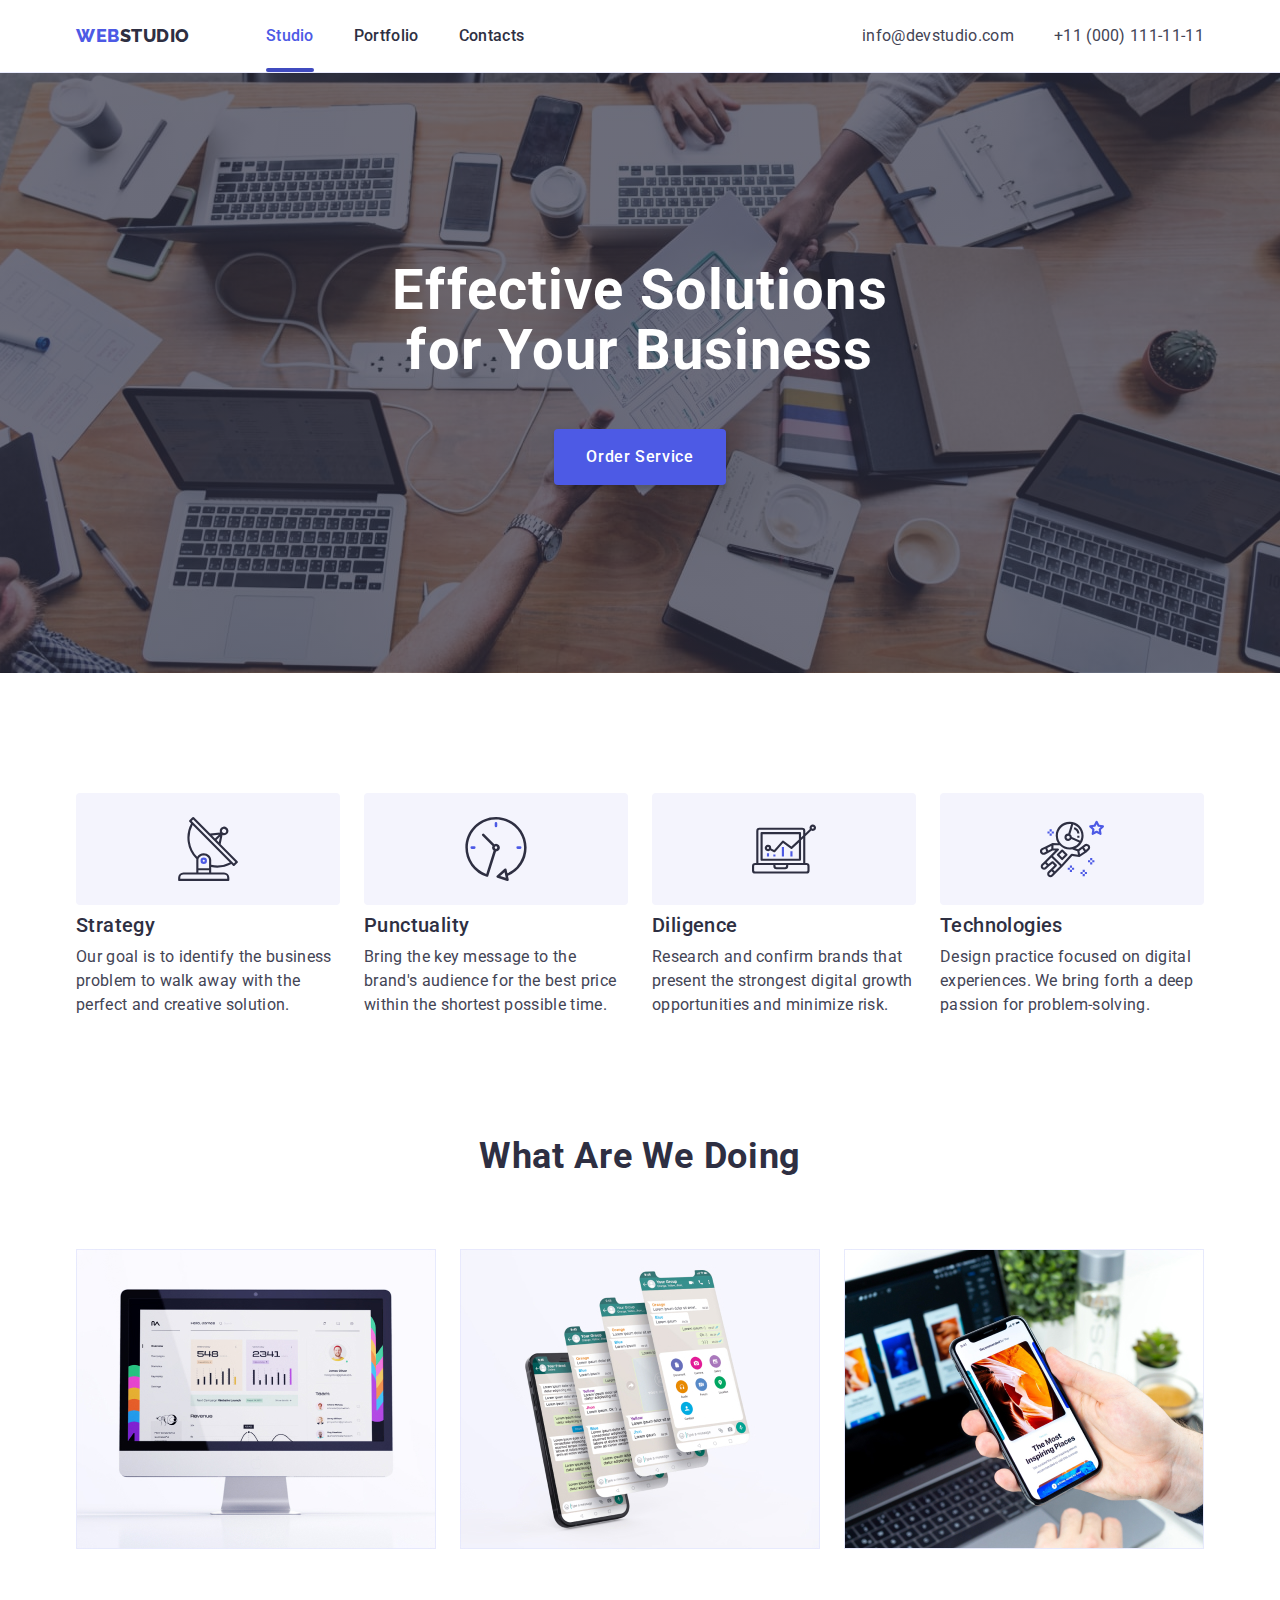
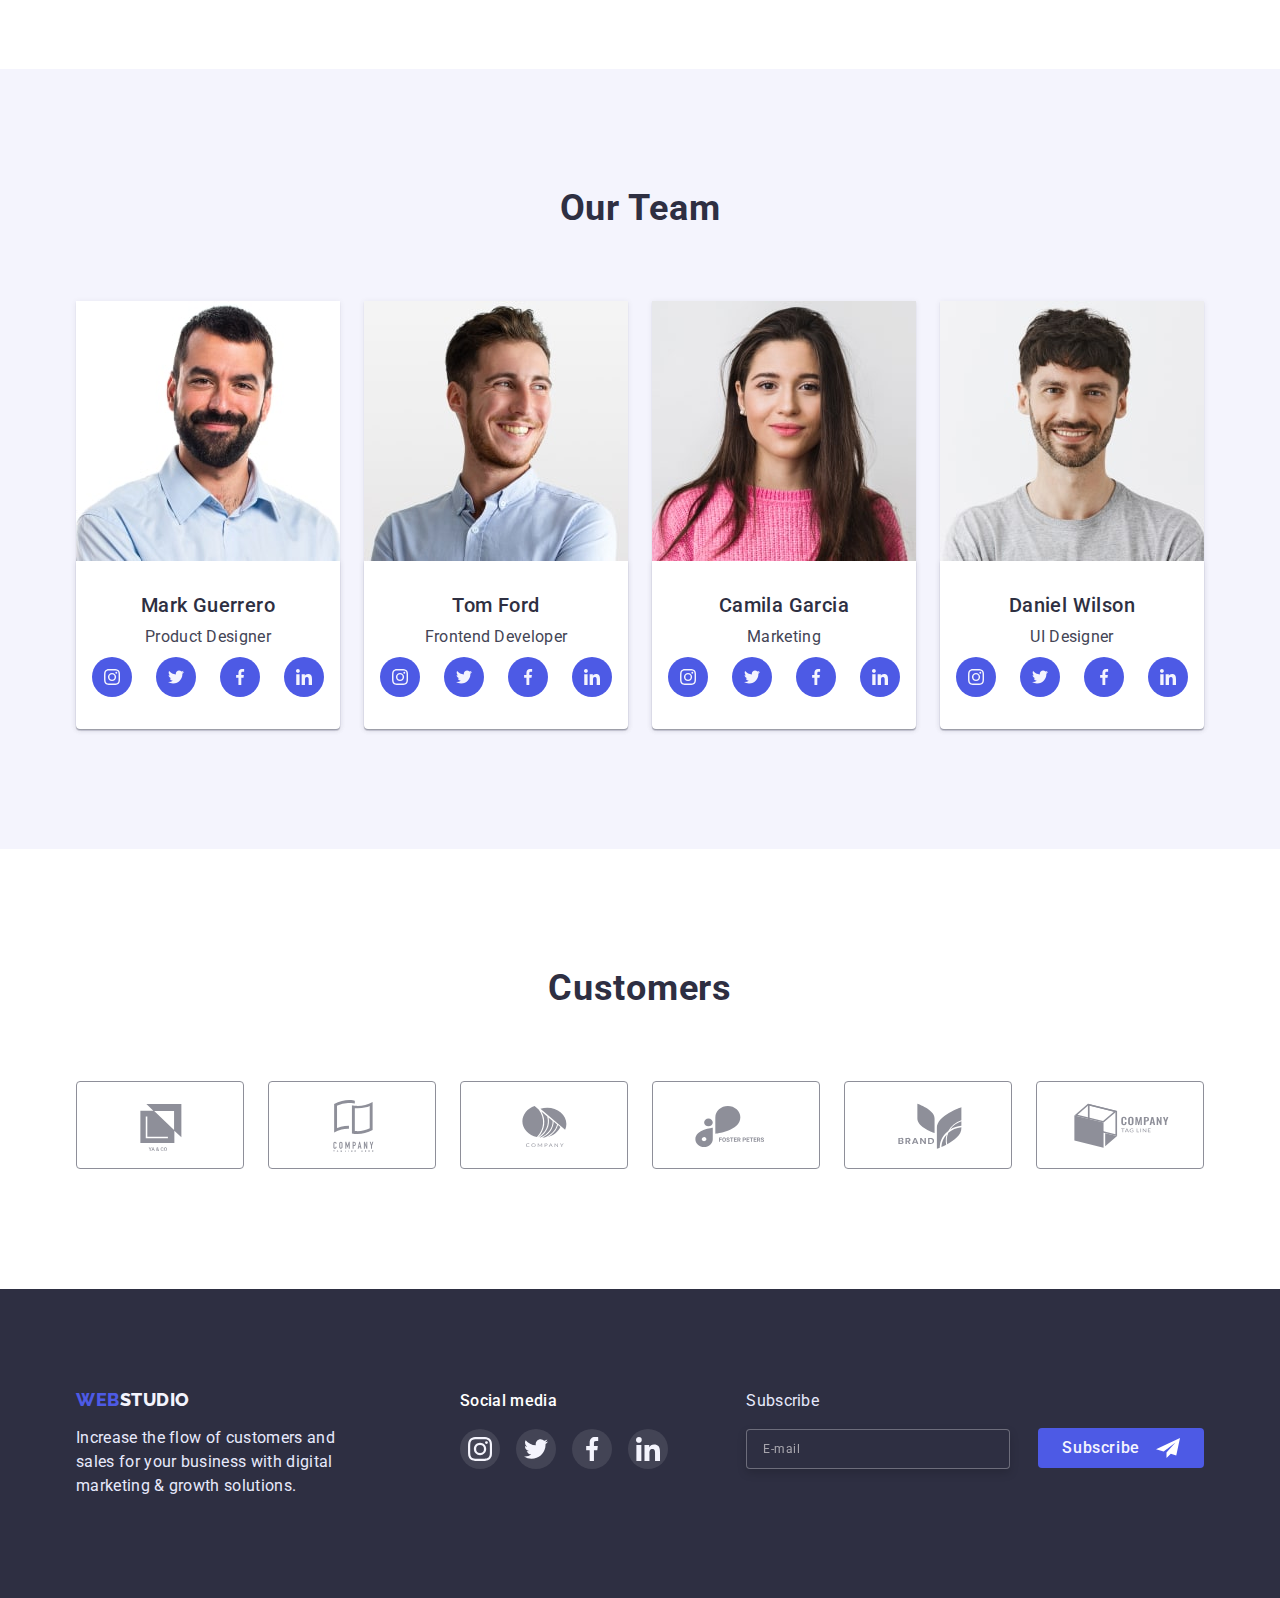
<file: index.html>
<!DOCTYPE html>
<html lang="en">
  <head>
    <meta charset="UTF-8" />
    <meta http-equiv="X-UA-Compatible" content="IE=edge" />
    <meta name="viewport" content="width=device-width, initial-scale=1.0" />
    <title>Webstudio</title>
    <link rel="preconnect" href="https://fonts.googleapis.com" />
    <link rel="preconnect" href="https://fonts.gstatic.com" crossorigin />
    <link
      href="https://fonts.googleapis.com/css2?family=Raleway:wght@800&family=Roboto:wght@400;500;700;900&display=swap"
      rel="stylesheet"
    />
    <link
      rel="stylesheet"
      href="https://cdnjs.cloudflare.com/ajax/libs/modern-normalize/1.1.0/modern-normalize.min.css"
    />
    <link rel="stylesheet" href="./css/styles.css" />
  </head>
  <body>
    <!---------------------------------------------------HEADER---------------------------------------------------->
    <header class="header">
      <div class="container header-container">
        <nav class="header-nav">
          <a class="header-logo link" href="./index.html"
            >Web<span class="header-logo-span">Studio</span></a
          >
          <ul class="header-nav-list list">
            <li class="header-item">
              <a class="header-item-link link current" href="./index.html"
                >Studio</a
              >
            </li>
            <li class="header-item">
              <a class="header-item-link link" href="./portfolio.html"
                >Portfolio</a
              >
            </li>
            <li class="header-item">
              <a class="header-item-link link" href="">Contacts</a>
            </li>
          </ul>
        </nav>

        <address class="header-contacts">
          <ul class="header-contacts-list list">
            <li class="contacts-item">
              <a
                class="contacts-item-link link"
                href="mailto:info@devstudio.com"
              >
                info@devstudio.com
              </a>
            </li>
            <li class="contacts-item">
              <a class="contacts-item-link link" href="tel:+110001111111"
                >+11 (000) 111-11-11</a
              >
            </li>
          </ul>
        </address>
      </div>
    </header>
    <!-----------------------------------------Main-------------------------------------------->
    <main>
      <!---------------------------------------HERO--------------------------------------------->
      <section class="hero-section">
        <div class="container hero-container">
          <h1 class="hero-title">Effective Solutions for Your Business</h1>
          <button class="hero-btn btn" type="button" data-modal-open>
            Order Service
          </button>
        </div>
      </section>

      <!------------------------------------ABOUT WEBSTUDIO---------------------------------->
      <section class="about">
        <div class="container about-container">
          <h2 class="visually-hidden">About Webstudio</h2>
          <ul class="about-us list">
            <li class="about-list-wrap">
              <div class="features-thumb">
                <svg class="features-icon">
                  <use href="./images/sprite.svg#icon-features-antenna"></use>
                </svg>
              </div>
              <h3 class="about-title-item">Strategy</h3>
              <p class="about-text-item">
                Our goal is to identify the business problem to walk away with
                the perfect and creative solution.
              </p>
            </li>
            <li class="about-list-wrap">
              <div class="features-thumb">
                <svg class="features-icon">
                  <use href="./images/sprite.svg#icon-features-clock"></use>
                </svg>
              </div>
              <h3 class="about-title-item">Punctuality</h3>
              <p class="about-text-item">
                Bring the key message to the brand's audience for the best price
                within the shortest possible time.
              </p>
            </li>
            <li class="about-list-wrap">
              <div class="features-thumb">
                <svg class="features-icon">
                  <use href="./images/sprite.svg#icon-features-diagram"></use>
                </svg>
              </div>
              <h3 class="about-title-item">Diligence</h3>
              <p class="about-text-item">
                Research and confirm brands that present the strongest digital
                growth opportunities and minimize risk.
              </p>
            </li>
            <li class="about-list-wrap">
              <div class="features-thumb">
                <svg class="features-icon">
                  <use href="./images/sprite.svg#icon-features-astronaut"></use>
                </svg>
              </div>
              <h3 class="about-title-item">Technologies</h3>
              <p class="about-text-item">
                Design practice focused on digital experiences. We bring forth a
                deep passion for problem-solving.
              </p>
            </li>
          </ul>
        </div>
      </section>
      <!-----------------------------------------WHAT ARE WE DOING----------------------------->
      <section class="wawd-section">
        <div class="container wawd-container">
          <h2 class="wawd-title">What are we doing</h2>
          <ul class="wawd list">
            <li>
              <img
                class="wawd-item-img"
                src="./images/img_1.jpg"
                alt="Mac"
                width="360"
                height="300"
              />
            </li>
            <li>
              <img
                class="wawd-item-img"
                src="./images/img_2.jpg"
                alt="App"
                width="360"
                height="300"
              />
            </li>
            <li>
              <img
                class="wawd-item-img"
                src="./images/img_3.jpg"
                alt="Sync"
                width="360"
                height="300"
              />
            </li>
          </ul>
        </div>
      </section>
      <!---------------------------------------OUR TEAM------------------------------------->
      <section class="ourteam-section">
        <div class="container">
          <h2 class="ourteam-title">Our Team</h2>
          <ul class="ourteam-cards list">
            <li class="card-info">
              <img
                class="ourteam-item-img"
                src="./images/team_card_1-min.jpg"
                alt="Mark Guerrero"
                width="264"
                height="260"
              />
              <div class="title-cards-team">
                <h3 class="ourteam-name-item">Mark Guerrero</h3>
                <p class="ourteam-job-item">Product Designer</p>
                <ul class="team-soc-list list">
                  <li class="team-soc-item">
                    <a href="" class="team-soc-link link">
                      <svg class="team-soc-icon">
                        <use href="./images/sprite.svg#icon-instagram"></use>
                      </svg>
                    </a>
                  </li>
                  <li class="team-soc-item">
                    <a href="" class="team-soc-link link">
                      <svg class="team-soc-icon">
                        <use href="./images/sprite.svg#icon-twitter"></use>
                      </svg>
                    </a>
                  </li>
                  <li class="team-soc-item">
                    <a href="" class="team-soc-link link">
                      <svg class="team-soc-icon">
                        <use href="./images/sprite.svg#icon-facebook"></use>
                      </svg>
                    </a>
                  </li>
                  <li class="team-soc-item">
                    <a href="" class="team-soc-link link">
                      <svg class="team-soc-icon">
                        <use href="./images/sprite.svg#icon-linkedin"></use>
                      </svg>
                    </a>
                  </li>
                </ul>
              </div>
            </li>

            <li class="card-info">
              <img
                class="ourteam-item-img"
                src="./images/team_card_2-min.jpg"
                alt="Tom Ford"
                width="264"
                height="260"
              />
              <div class="title-cards-team">
                <h3 class="ourteam-name-item">Tom Ford</h3>
                <p class="ourteam-job-item">Frontend Developer</p>
                <ul class="team-soc-list list">
                  <li class="team-soc-item">
                    <a href="" class="team-soc-link link">
                      <svg class="team-soc-icon">
                        <use href="./images/sprite.svg#icon-instagram"></use>
                      </svg>
                    </a>
                  </li>
                  <li class="team-soc-item">
                    <a href="" class="team-soc-link link">
                      <svg class="team-soc-icon">
                        <use href="./images/sprite.svg#icon-twitter"></use>
                      </svg>
                    </a>
                  </li>
                  <li class="team-soc-item">
                    <a href="" class="team-soc-link link">
                      <svg class="team-soc-icon">
                        <use href="./images/sprite.svg#icon-facebook"></use>
                      </svg>
                    </a>
                  </li>
                  <li class="team-soc-item">
                    <a href="" class="team-soc-link link">
                      <svg class="team-soc-icon">
                        <use href="./images/sprite.svg#icon-linkedin"></use>
                      </svg>
                    </a>
                  </li>
                </ul>
              </div>
            </li>
            <li class="card-info">
              <img
                class="ourteam-item-img"
                src="./images/team_card_3-min.jpg"
                alt="Camila Garcia"
                width="264"
                height="260"
              />
              <div class="title-cards-team">
                <h3 class="ourteam-name-item">Camila Garcia</h3>
                <p class="ourteam-job-item">Marketing</p>
                <ul class="team-soc-list list">
                  <li class="team-soc-item">
                    <a href="" class="team-soc-link link">
                      <svg class="team-soc-icon">
                        <use href="./images/sprite.svg#icon-instagram"></use>
                      </svg>
                    </a>
                  </li>
                  <li class="team-soc-item">
                    <a href="" class="team-soc-link link">
                      <svg class="team-soc-icon">
                        <use href="./images/sprite.svg#icon-twitter"></use>
                      </svg>
                    </a>
                  </li>
                  <li class="team-soc-item">
                    <a href="" class="team-soc-link link">
                      <svg class="team-soc-icon">
                        <use href="./images/sprite.svg#icon-facebook"></use>
                      </svg>
                    </a>
                  </li>
                  <li class="team-soc-item">
                    <a href="" class="team-soc-link link">
                      <svg class="team-soc-icon">
                        <use href="./images/sprite.svg#icon-linkedin"></use>
                      </svg>
                    </a>
                  </li>
                </ul>
              </div>
            </li>

            <li class="card-info">
              <img
                class="ourteam-item-img"
                src="./images/team_card_4-min.jpg"
                alt="Daniel Wilson"
                width="264"
                height="260"
              />
              <div class="title-cards-team">
                <h3 class="ourteam-name-item">Daniel Wilson</h3>
                <p class="ourteam-job-item">UI Designer</p>
                <ul class="team-soc-list list">
                  <li class="team-soc-item">
                    <a href="" class="team-soc-link link">
                      <svg class="team-soc-icon">
                        <use href="./images/sprite.svg#icon-instagram"></use>
                      </svg>
                    </a>
                  </li>
                  <li class="team-soc-item">
                    <a href="" class="team-soc-link link">
                      <svg class="team-soc-icon">
                        <use href="./images/sprite.svg#icon-twitter"></use>
                      </svg>
                    </a>
                  </li>
                  <li class="team-soc-item">
                    <a href="" class="team-soc-link link">
                      <svg class="team-soc-icon">
                        <use href="./images/sprite.svg#icon-facebook"></use>
                      </svg>
                    </a>
                  </li>
                  <li class="team-soc-item">
                    <a href="" class="team-soc-link link">
                      <svg class="team-soc-icon">
                        <use href="./images/sprite.svg#icon-linkedin"></use>
                      </svg>
                    </a>
                  </li>
                </ul>
              </div>
            </li>
          </ul>
        </div>
      </section>
      <!-- -------------------------CUSTOMERS SECTION--------------- -->
      <section class="customers-section">
        <div class="customers-container container">
          <h2 class="customers-title">Customers</h2>
          <ul class="cutomers-list list">
            <li class="customers-item">
              <a href="" class="customer-link link">
                <svg class="customers-icon">
                  <use
                    href="./images/sprite.svg#icon-Logo-customer1"
                  ></use></svg
              ></a>
            </li>
            <li class="customers-item">
              <a href="" class="customer-link link">
                <svg class="customers-icon">
                  <use
                    href="./images/sprite.svg#icon-Logo-customer2"
                  ></use></svg
              ></a>
            </li>
            <li class="customers-item">
              <a href="" class="customer-link link">
                <svg class="customers-icon">
                  <use
                    href="./images/sprite.svg#icon-Logo-customer3"
                  ></use></svg
              ></a>
            </li>
            <li class="customers-item">
              <a href="" class="customer-link link">
                <svg class="customers-icon">
                  <use
                    href="./images/sprite.svg#icon-Logo-customer4"
                  ></use></svg
              ></a>
            </li>
            <li class="customers-item">
              <a href="" class="customer-link link">
                <svg class="customers-icon">
                  <use
                    href="./images/sprite.svg#icon-Logo-customer5"
                  ></use></svg
              ></a>
            </li>
            <li class="customers-item">
              <a href="" class="customer-link link">
                <svg class="customers-icon">
                  <use
                    href="./images/sprite.svg#icon-Logo-customer6"
                  ></use></svg
              ></a>
            </li>
          </ul>
        </div>
      </section>
    </main>
    <!----------------------------------------------------------------FOOTER------------------------------------------>
    <footer class="footer">
      <div class="container footer-container">
        <div class="footer-logo-container">
          <a class="footer-logo link" href="./index.html"
            >Web<span class="footer-logo-span">Studio</span></a
          >
          <p class="footer-text">
            Increase the flow of customers and sales for your business with
            digital marketing & growth solutions.
          </p>
        </div>
        <div class="soc-link-container">
          <p class="soc-link-footer-title">Social media</p>
          <ul class="soc-list-footer list">
            <li class="soc-list-footer-item">
              <a href="" class="soc-list-footer-link link">
                <svg class="soc-list-footer-icon">
                  <use href="./images/sprite.svg#icon-instagram"></use>
                </svg>
              </a>
            </li>
            <li class="soc-list-footer-item">
              <a href="" class="soc-list-footer-link link">
                <svg class="soc-list-footer-icon">
                  <use href="./images/sprite.svg#icon-twitter"></use>
                </svg>
              </a>
            </li>
            <li class="soc-list-footer-item">
              <a href="" class="soc-list-footer-link ink">
                <svg class="soc-list-footer-icon">
                  <use href="./images/sprite.svg#icon-facebook"></use>
                </svg>
              </a>
            </li>
            <li class="soc-list-footer-item">
              <a href="" class="soc-list-footer-link link">
                <svg class="soc-list-footer-icon">
                  <use href="./images/sprite.svg#icon-linkedin"></use>
                </svg>
              </a>
            </li>
          </ul>
        </div>
        <!-- SUBSCRIBE CONTAINER -->
        <form class="subscribe-form">
          <p class="subscribe-title">Subscribe</p>
          <input
            class="subscribe-input"
            type="email"
            name="email"
            placeholder="E-mail"
            required
          />
          <button class="subsctibe-button" type="submit">
            Subscribe
            <svg class="subsctibe-button-icon" width="24" height="24">
              <use href="./images/sprite.svg#icon-plane"></use>
            </svg>
          </button>
        </form>
        <!-- <div class="subscribe-container">
          <p class="subscribe-footer-title">Subscribe</p>
          <div class="subscribe-block">
            <label for="subscribe" class="visually-hidden"></label>
            <input
              class="input-subscribe"
              type="email"
              name="subscribe"
              id="subscribe"
              placeholder="E-mail"
            />
            <button class="subscribe-btn btn" type="submit">
              <span class="subscribe-btn-text"
                >Subscribe
                <svg class="plane" width="24" height="24">
                  <use href="./images/sprite.svg#icon-plane"></use>
                </svg>
              </span>
            </button>
          </div>
        </div> -->
      </div>
    </footer>
    <!--------------------------------------- MODAL WINDOW -->

    <div class="backdrop is-hidden" data-modal>
      <div class="modal">
        <button class="modal-close-button" type="button" data-modal-close>
          <svg class="closer-modal" width="8" height="8">
            <use href="./images/sprite.svg#icon-close-cros"></use>
          </svg>
        </button>
        <p class="modal-title">Leave your contacts and we will call you back</p>

        <form class="modal-form form">
          <div class="form-field">
            <label for="name" class="modal-name"> Name </label>

            <div class="input-svg-name">
              <input
                class="modal-name-input input-modal"
                type="text"
                name="name"
                id="name"
                required
              />
              <svg class="person input-modal-icon" width="18" height="24">
                <use href="./images/sprite.svg#icon-person"></use>
              </svg>
            </div>
          </div>

          <div class="form-field">
            <label for="phone" class="modal-phone">Phone</label>
            <div class="input-svg-phone">
              <input
                class="modal-phone-input input-modal"
                type="tel"
                name="Phone"
                id="phone"
                required
              />
              <svg class="phone input-modal-icon" width="18" height="24">
                <use href="./images/sprite.svg#icon-phone"></use>
              </svg>
            </div>
          </div>

          <div class="form-field">
            <label for="email">Email</label>
            <div class="input-svg-email">
              <input
                class="input-modal modal-email-input"
                type="email"
                name="Email"
                id="email"
                required
              />
              <svg class="email input-modal-icon" width="18" height="24">
                <use href="./images/sprite.svg#icon-email"></use>
              </svg>
            </div>
          </div>

          <div class="form-field">
            <label for="comment">Comment</label>
            <textarea
              class="field-comment input-modal"
              name="comment"
              id="comment"
              placeholder="Text input"
            ></textarea>
          </div>
          <label class="privacy-agriment" for="privacy">
            <input
              class="checkbox visually-hidden"
              type="checkbox"
              name="privacy"
              id="privacy"
            />
            <span class="icon-checkbox"></span>
            <span class="text-checkbox"
              >I accept the terms and conditions of the
              <a class="privacy-politic-link" href="">Privacy Policy</a></span
            >
          </label>

          <button class="modal-btn btn" type="submit">Send</button>
        </form>
      </div>
    </div>
    <script src="./js/modal.js"></script>
  </body>
</html>
</file>
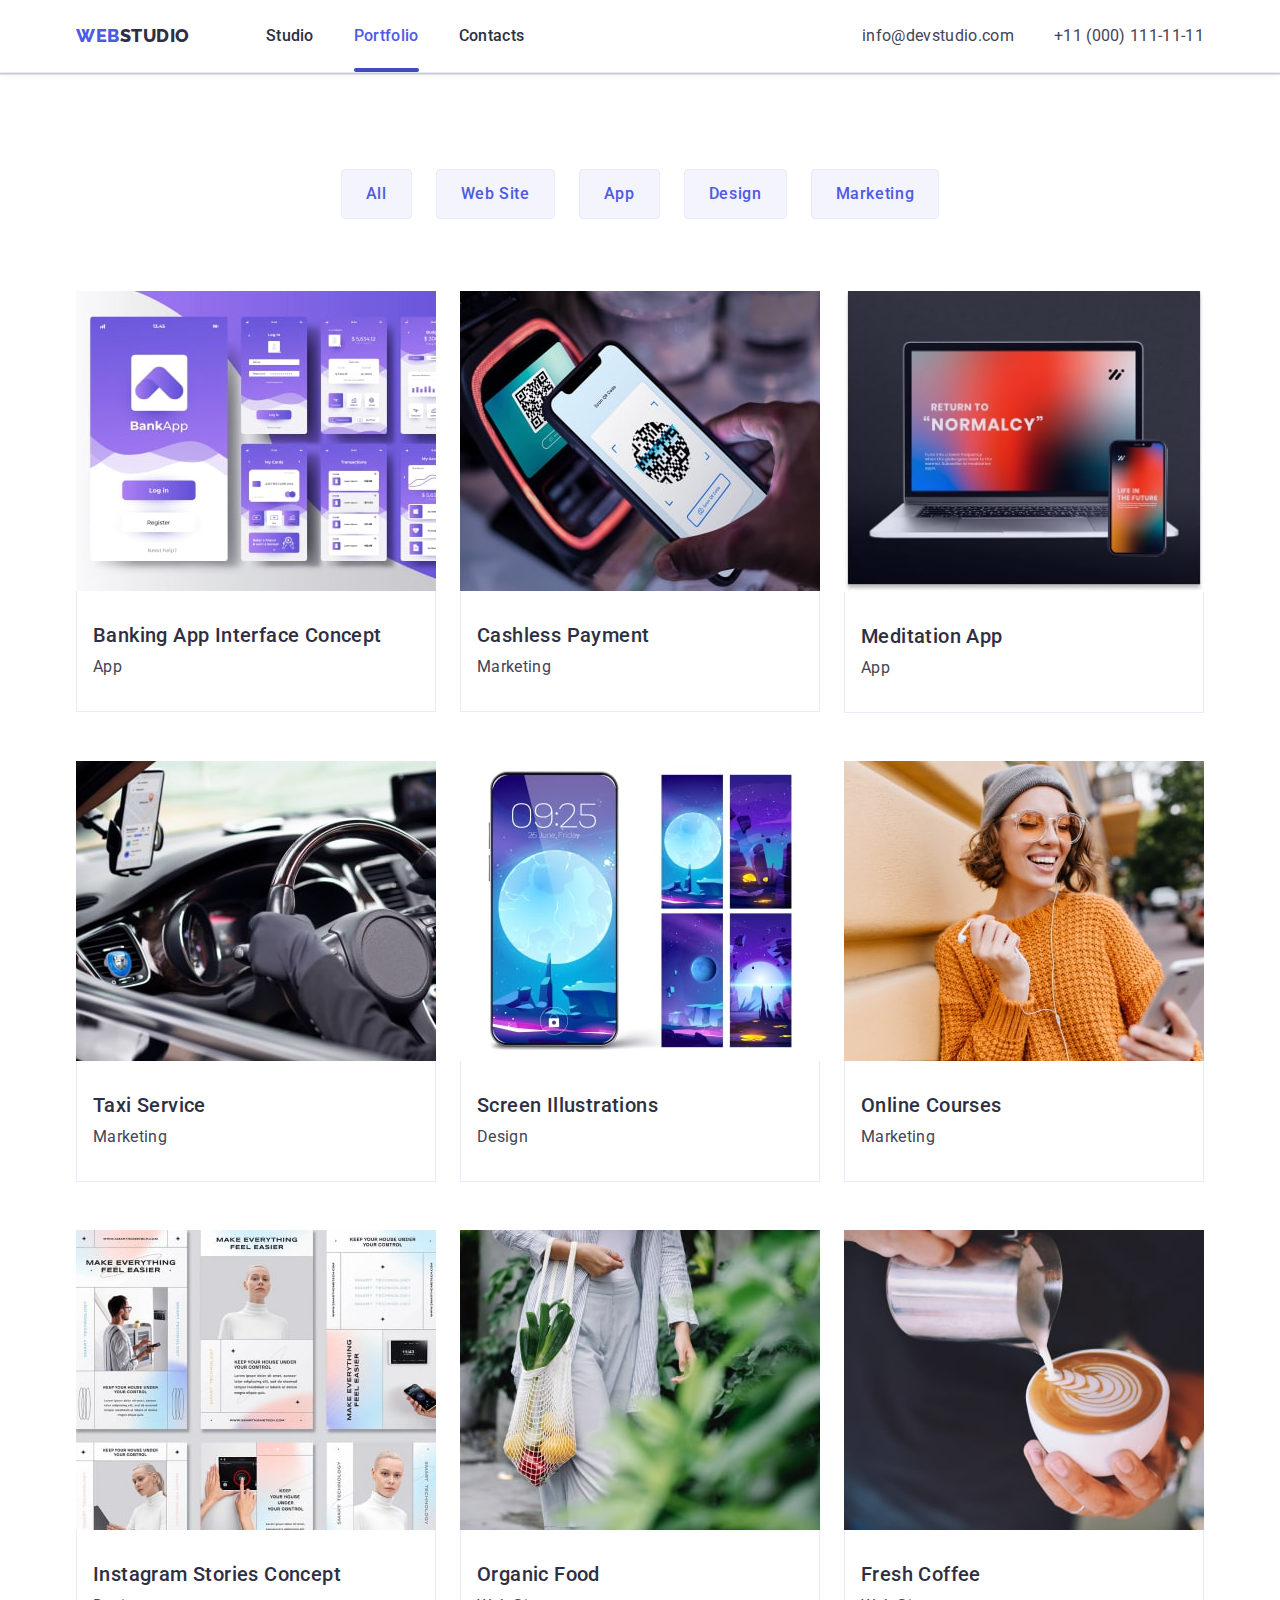
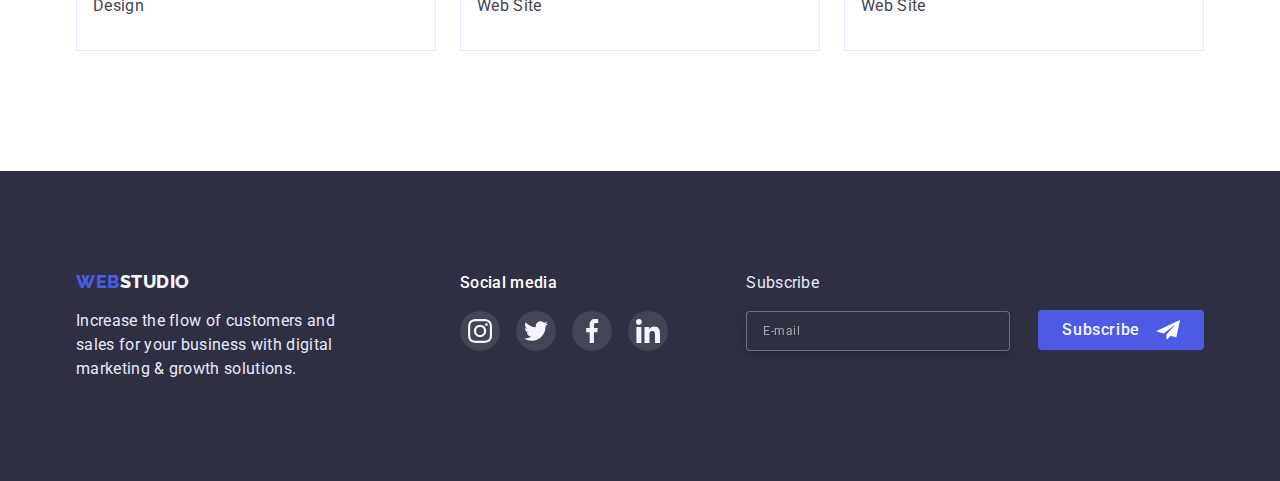
<file: portfolio.html>
<!DOCTYPE html>
<html lang="en">
  <head>
    <meta charset="UTF-8" />
    <meta http-equiv="X-UA-Compatible" content="IE=edge" />
    <meta name="viewport" content="width=device-width, initial-scale=1.0" />
    <title>Webstudio</title>
    <link rel="preconnect" href="https://fonts.googleapis.com" />
    <link rel="preconnect" href="https://fonts.gstatic.com" crossorigin />
    <link
      href="https://fonts.googleapis.com/css2?family=Raleway:wght@800&family=Roboto:wght@400;500;700;900&display=swap"
      rel="stylesheet"
    />
    <link
      rel="stylesheet"
      href="https://cdnjs.cloudflare.com/ajax/libs/modern-normalize/1.1.0/modern-normalize.min.css"
    />
    <link rel="stylesheet" href="./css/styles.css" />
  </head>
  <body>
    <!----------------------------------------- Header---------------------- -->
    <header class="header">
      <div class="container header-container">
        <nav class="header-nav">
          <a class="header-logo link" href="./index.html"
            >Web<span class="header-logo-span">Studio</span></a
          >
          <ul class="header-nav-list list">
            <li class="header-item">
              <a class="header-item-link link" href="./index.html">Studio</a>
            </li>
            <li class="header-item">
              <a class="header-item-link current link" href="./portfolio.html"
                >Portfolio</a
              >
            </li>
            <li class="header-item">
              <a class="header-item-link link" href="">Contacts</a>
            </li>
          </ul>
        </nav>

        <address class="header-contacts">
          <ul class="header-contacts-list list">
            <li class="contacts-item">
              <a
                class="contacts-item-link link"
                href="mailto:info@devstudio.com"
              >
                info@devstudio.com
              </a>
            </li>
            <li class="contacts-item">
              <a class="contacts-item-link link" href="tel:+110001111111"
                >+11 (000) 111-11-11</a
              >
            </li>
          </ul>
        </address>
      </div>
    </header>
    <!---------------------------------------------Main-------------------------------->
    <main>
      <section class="projects-section">
        <div class="container projects-container">
          <h1 class="visually-hidden">Projects</h1>
          <ul class="nav-btn-menu list">
            <li class="nav-item">
              <button class="nav-button btn" type="button">All</button>
            </li>
            <li class="nav-item">
              <button class="nav-button btn" type="button">Web Site</button>
            </li>
            <li class="nav-item">
              <button class="nav-button btn" type="button">App</button>
            </li>
            <li class="nav-item">
              <button class="nav-button btn" type="button">Design</button>
            </li>
            <li class="nav-item">
              <button class="nav-button btn" type="button">Marketing</button>
            </li>
          </ul>
          <!-- -----------------------------CARDS---------------------------------- -->
          <ul class="projects-menu list">
            <li class="project-item-list">
              <a class="project-item-link link" href="">
                <div class="portfolio-thumb">
                  <img
                    class="project-card-img"
                    src="./images/banking-app-min.jpg"
                    alt="Banking App Interface Concept"
                    width="360"
                    height="300"
                  />
                  <p class="overlay-text">
                    14 Stylish and User-Friendly App Design Concepts · Task
                    Manager App · Calorie Tracker App · Exotic Fruit Ecommerce
                    App · Cloud Storage App
                  </p>
                </div>
                <div class="portfolio-name-wrap">
                  <h2 class="project-title">Banking App Interface Concept</h2>
                  <p class="project-kind">App</p>
                </div>
              </a>
            </li>
            <li class="project-item-list">
              <a class="project-item-link link" href="">
                <div class="portfolio-thumb">
                  <img
                    class="project-card-img"
                    src="./images/cashless-payment-min.jpg"
                    alt="Cashless Payment"
                    width="360"
                    height="300"
                  />
                  <p class="overlay-text">
                    14 Stylish and User-Friendly App Design Concepts · Task
                    Manager App · Calorie Tracker App · Exotic Fruit Ecommerce
                    App · Cloud Storage App
                  </p>
                </div>
                <div class="portfolio-name-wrap">
                  <h2 class="project-title">Cashless Payment</h2>
                  <p class="project-kind">Marketing</p>
                </div>
              </a>
            </li>
            <li class="project-item-list">
              <a class="project-item-link link" href="">
                <div class="portfolio-thumb">
                  <img
                    class="project-card-img"
                    src="./images/meditaion-app-min.jpg"
                    alt="Meditaion App"
                    width="360"
                    height="300"
                  />
                  <p class="overlay-text">
                    14 Stylish and User-Friendly App Design Concepts · Task
                    Manager App · Calorie Tracker App · Exotic Fruit Ecommerce
                    App · Cloud Storage App
                  </p>
                </div>
                <div class="portfolio-name-wrap">
                  <h2 class="project-title">Meditation App</h2>
                  <p class="project-kind">App</p>
                </div>
              </a>
            </li>
            <li class="project-item-list">
              <a class="project-item-link link" href="">
                <div class="portfolio-thumb">
                  <img
                    class="project-card-img"
                    src="./images/taxi-service-min.jpg"
                    alt="Taxi Service"
                    width="360"
                    height="300"
                  />
                  <p class="overlay-text">
                    14 Stylish and User-Friendly App Design Concepts · Task
                    Manager App · Calorie Tracker App · Exotic Fruit Ecommerce
                    App · Cloud Storage App
                  </p>
                </div>
                <div class="portfolio-name-wrap">
                  <h2 class="project-title">Taxi Service</h2>
                  <p class="project-kind">Marketing</p>
                </div>
              </a>
            </li>
            <li class="project-item-list">
              <a class="project-item-link link" href="">
                <div class="portfolio-thumb">
                  <img
                    class="project-card-img"
                    src="./images/screen-illustrations-min.jpg"
                    alt="Screen Illustrations"
                    width="360"
                    height="300"
                  />
                  <p class="overlay-text">
                    14 Stylish and User-Friendly App Design Concepts · Task
                    Manager App · Calorie Tracker App · Exotic Fruit Ecommerce
                    App · Cloud Storage App
                  </p>
                </div>
                <div class="portfolio-name-wrap">
                  <h2 class="project-title">Screen Illustrations</h2>
                  <p class="project-kind">Design</p>
                </div></a
              >
            </li>
            <li class="project-item-list">
              <a class="project-item-link link" href="">
                <div class="portfolio-thumb">
                  <img
                    class="project-card-img"
                    src="./images/online-courses-min.jpg"
                    alt="Online Courses"
                    width="360"
                    height="300"
                  />
                  <p class="overlay-text">
                    14 Stylish and User-Friendly App Design Concepts · Task
                    Manager App · Calorie Tracker App · Exotic Fruit Ecommerce
                    App · Cloud Storage App
                  </p>
                </div>
                <div class="portfolio-name-wrap">
                  <h2 class="project-title">Online Courses</h2>
                  <p class="project-kind">Marketing</p>
                </div>
              </a>
            </li>
            <li class="project-item-list">
              <a class="project-item-link link" href="">
                <div class="portfolio-thumb">
                  <img
                    class="project-card-img"
                    src="./images/instagram-stories-concept-min.jpg"
                    alt="Instagram Stories Concept"
                    width="360"
                    height="300"
                  />
                  <p class="overlay-text">
                    14 Stylish and User-Friendly App Design Concepts · Task
                    Manager App · Calorie Tracker App · Exotic Fruit Ecommerce
                    App · Cloud Storage App
                  </p>
                </div>
                <div class="portfolio-name-wrap">
                  <h2 class="project-title">Instagram Stories Concept</h2>
                  <p class="project-kind">Design</p>
                </div>
              </a>
            </li>
            <li class="project-item-list">
              <a class="project-item-link link" href="">
                <div class="portfolio-thumb">
                  <img
                    class="project-card-img"
                    src="./images/organic-food-min.jpg"
                    alt="Organic Food"
                    width="360"
                    height="300"
                  />
                  <p class="overlay-text">
                    14 Stylish and User-Friendly App Design Concepts · Task
                    Manager App · Calorie Tracker App · Exotic Fruit Ecommerce
                    App · Cloud Storage App
                  </p>
                </div>
                <div class="portfolio-name-wrap">
                  <h2 class="project-title">Organic Food</h2>
                  <p class="project-kind">Web Site</p>
                </div>
              </a>
            </li>
            <li class="project-item-list">
              <a class="project-item-link link" href="">
                <div class="portfolio-thumb">
                  <img
                    class="project-card-img"
                    src="./images/fresh-coffee-min.jpg"
                    alt="Fresh Coffee"
                    width="360"
                    height="300"
                  />
                  <p class="overlay-text">
                    14 Stylish and User-Friendly App Design Concepts · Task
                    Manager App · Calorie Tracker App · Exotic Fruit Ecommerce
                    App · Cloud Storage App
                  </p>
                </div>

                <div class="portfolio-name-wrap">
                  <h2 class="project-title">Fresh Coffee</h2>
                  <p class="project-kind">Web Site</p>
                </div>
              </a>
            </li>
          </ul>
        </div>
      </section>
    </main>

    <!----------------------------------------------------Footer-->
    <footer class="footer">
      <div class="container footer-container">
        <div class="footer-logo-container">
          <a class="footer-logo link" href="./index.html"
            >Web<span class="footer-logo-span">Studio</span></a
          >
          <p class="footer-text">
            Increase the flow of customers and sales for your business with
            digital marketing & growth solutions.
          </p>
        </div>
        <div class="soc-link-container">
          <p class="soc-link-footer-title">Social media</p>
          <ul class="soc-list-footer list">
            <li class="soc-list-footer-item">
              <a href="" class="soc-list-footer-link link">
                <svg class="soc-list-footer-icon">
                  <use href="./images/sprite.svg#icon-instagram"></use>
                </svg>
              </a>
            </li>
            <li class="soc-list-footer-item">
              <a href="" class="soc-list-footer-link link">
                <svg class="soc-list-footer-icon">
                  <use href="./images/sprite.svg#icon-twitter"></use>
                </svg>
              </a>
            </li>
            <li class="soc-list-footer-item">
              <a href="" class="soc-list-footer-link ink">
                <svg class="soc-list-footer-icon">
                  <use href="./images/sprite.svg#icon-facebook"></use>
                </svg>
              </a>
            </li>
            <li class="soc-list-footer-item">
              <a href="" class="soc-list-footer-link link">
                <svg class="soc-list-footer-icon">
                  <use href="./images/sprite.svg#icon-linkedin"></use>
                </svg>
              </a>
            </li>
          </ul>
        </div>
        <!-- SUBSCRIBE CONTAINER -->
        <form class="subscribe-form">
          <p class="subscribe-title">Subscribe</p>
          <input
            class="subscribe-input"
            type="email"
            name="email"
            placeholder="E-mail"
            required
          />
          <button class="subsctibe-button" type="submit">
            Subscribe
            <svg class="subsctibe-button-icon" width="24" height="24">
              <use href="./images/sprite.svg#icon-plane"></use>
            </svg>
          </button>
        </form>
        <!-- <div class="subscribe-container">
          <p class="subscribe-footer-title">Subscribe</p>
          <div class="subscribe-block">
            <label for="subscribe" class="visually-hidden"></label>
            <input
              class="input-subscribe"
              type="email"
              name="subscribe"
              id="subscribe"
              placeholder="E-mail"
            />
            <button class="subscribe-btn btn" type="submit">
              <span class="subscribe-btn-text"
                >Subscribe
                <svg class="plane" width="24" height="24">
                  <use href="./images/sprite.svg#icon-plane"></use>
                </svg>
              </span>
            </button>
          </div>
        </div> -->
      </div>
    </footer>
  </body>
</html>
</file>
<file: css/styles.css>
/* CSS variables */
:root {
  --corporate-color: #4d5ae5;
  --hero-background-color: #2e2f42;
  --hero-title-text-color: #ffffff;
  --hero-btn-background: #4d5ae5;
  --hero-btn-text-color: #ffffff;
  --title-text-color: #2e2f42;
  --text-color: #434455;
  --hover-link-color: #404bbf;
  --nav-btn-background: #f4f4fd;
  --nav-btn-text-color: #4d5ae5;
  --nav-btn-border-color: #e7e9fc;
  --pressed-btn-background: #404bbf;
  --pressed-btn-color: #ffffff;
  --ourteam-background: #f4f4fd;
  --cards-background: #ffffff;
  --footer-background: #2e2f42;
  --footer-text-color: #e7e9fc;
  --footer-span-text-color: #f4f4fd;
  --card-set-gap: 24px;
  --section-padding: 120px;
  --color-customers-icon: #8e8f99;
  --footer-soc-icon-background: #f4f4fd;
  --footer-soc-icon-hover: #31d0aa;
  --grad: linear-gradient(rgba(25, 28, 38, 0.2), rgba(25, 28, 38, 0.2));
  --timing-function: 250ms cubic-bezier(0.4, 0, 0.2, 1);
}
/* --iris: #4d5ae5;
  --ocean: #404bbf;
  --navi-blue: #2e2f42;
  --green: #31d0aa;
  --slate: #434455;
  --light-slate: #8e8f99;
  --cornflower: #e7e9fc;
  --cloud: #f4f4fd;
  --white: #ffffff; */

body {
  font-family: "Roboto", sans-serif;
  color: var(--text-color);
}
/** Utillity */
h1,
h2,
h3,
h4,
h5,
h6 {
  margin: 0;
}
ul,
p {
  padding: 0;
  margin: 0;
}
img {
  display: block;
  max-width: 100%;
  height: auto;
}
.link {
  text-decoration: none;
}
.list {
  list-style: none;
}
.btn {
  cursor: pointer;
}
.container {
  max-width: 1158px;
  padding: 0 15px;
  margin: 0 auto;
  /* outline: 2px solid red; */
}

.visually-hidden {
  position: absolute;
  width: 1px;
  height: 1px;
  margin: -1px;
  border: 0;
  padding: 0;
  white-space: nowrap;
  clip-path: inset(100%);
  clip: rect(0 0 0 0);
  overflow: hidden;
}

/**------------------------------------HEADER-----------------------------------*/
.header {
  border-bottom: 1px solid#e7e9fc;
  /* #e7e9fc */
  box-shadow: 0px 2px 1px rgba(46, 47, 66, 0.08),
    0px 1px 1px rgba(46, 47, 66, 0.16), 0px 1px 6px rgba(46, 47, 66, 0.08);
}
.header-container {
  display: flex;
}
.header-nav {
  display: flex;
  align-items: center;
}
.header-logo {
  padding-top: 24px;
  padding-bottom: 24px;
  align-items: center;

  font-family: "Raleway", sans-serif;
  font-weight: 800;
  font-size: 18px;
  line-height: 1.17;
  letter-spacing: 0.03em;
  text-transform: uppercase;

  color: var(--corporate-color);
}

.header-logo-span {
  color: var(--title-text-color);
}

.header-nav-list {
  display: flex;
  margin-left: 76px;
}

.header-item:not(:last-child) {
  margin-right: 40px;
}

.header-item-link {
  position: relative;
  display: block;
  padding-top: 24px;
  padding-bottom: 24px;
  font-weight: 500;
  font-size: 16px;
  line-height: 1.5;
  letter-spacing: 0.02em;
  color: var(--title-text-color);
  transition: color --timing-function;
}
.header-item-link:hover,
.header-item-link:focus {
  color: var(--hover-link-color);
}

.header-item-link.current {
  color: var(--corporate-color);
}

.header-item-link.current::after {
  content: "";
  position: absolute;
  left: 0;
  bottom: 0;
  display: block;
  width: 100%;
  height: 4px;
  background-color: var(--hover-link-color);
  border-radius: 2px;
  /* transition: opacity 250ms var(--timing-function);
  opacity: 1; */
}

.header-contacts {
  margin-left: auto;
}
.header-contacts-list {
  display: flex;
}
.contacts-item:not(:last-child) {
  margin-right: 40px;
}

.contacts-item-link {
  display: block;
  padding-top: 24px;
  padding-bottom: 24px;

  font-size: 16px;
  font-style: normal;
  line-height: 1.5;
  letter-spacing: 0.02em;

  color: var(--text-color);
  transition: color var(--timing-function);
}
.contacts-item-link:hover,
.contacts-item-link:focus {
  color: var(--hover-link-color);
}

/** ------------------------------HERO SECTION */
.hero-section {
  max-width: 1440px;
  margin: 0 auto;
  background-color: var(--hero-background-color);
  background-image: linear-gradient(
      rgba(46, 47, 66, 0.7),
      rgba(46, 47, 66, 0.7)
    ),
    url(../images/people-office-min.jpg);
  background-repeat: no-repeat;
  background-position: center;
  background-size: cover;
  flex-grow: 1;
  padding-top: 188px;
  padding-bottom: 188px;
}
.hero-container {
  text-align: center;
}

.hero-title {
  margin-left: auto;
  margin-right: auto;
  max-width: 496px;
  font-size: 56px;
  line-height: 1.07;
  text-align: center;
  letter-spacing: 0.02em;
  color: var(--hero-title-text-color);
}
.hero-btn {
  margin-top: 48px;
  padding: 16px 32px;

  font-weight: 500;
  line-height: 1.5;
  letter-spacing: 0.04em;

  background-color: var(--hero-btn-background);
  font-family: "Roboto", sans-serif;
  font-weight: 500;
  font-size: 16px;
  line-height: 1.5;
  letter-spacing: 0.04em;
  border: none;
  color: var(--hero-btn-text-color);
  box-shadow: 0px 4px 4px rgba(0, 0, 0, 0.15);
  border-radius: 4px;
  transition: background var(--timing-function);
}

.hero-btn:hover,
.hero-btn:focus {
  background-color: var(--pressed-btn-background);
}
/**------------------------------ABOUT SECTION */
.about {
  padding-top: var(--section-padding);
  padding-bottom: var(--section-padding);
}
.about-us {
  display: flex;
  gap: var(--card-set-gap);
}

.about-list-wrap {
  width: 264px;
}
.features-thumb {
  background-color: var(--ourteam-background);
  width: 264px;
  height: 112px;
  display: flex;
  justify-content: center;
  align-items: center;
  border-radius: 4px;
}
.features-icon {
  width: 64px;
  height: 64px;
}

.about-title-item {
  margin-top: 8px;
  font-weight: 500;
  font-size: 20px;
  line-height: 1.2;
  letter-spacing: 0.02em;
  color: var(--title-text-color);
}
.about-text-item {
  margin-top: 8px;
  font-size: 16px;
  line-height: 1.5;
  letter-spacing: 0.02em;
  color: var(--text-color);
}

/** ---------------------------WHAT ARE WE DOING */
.wawd-section {
  padding-bottom: var(--section-padding);
}

.wawd-title {
  text-align: center;

  font-size: 36px;
  line-height: 1.11;
  text-align: center;
  letter-spacing: 0.02em;
  text-transform: capitalize;
  color: var(--title-text-color);
}
.wawd {
  display: flex;
  margin-top: 72px;
  gap: var(--card-set-gap);
}

/** ----------------------------------OUR TEAM */
.ourteam-section {
  background-color: var(--ourteam-background);
  padding-top: var(--section-padding);
  padding-bottom: var(--section-padding);
}

.ourteam-title {
  font-size: 36px;
  line-height: 1.11;
  text-align: center;
  letter-spacing: 0.02em;
  text-transform: capitalize;
  color: var(--title-text-color);
}

.ourteam-cards {
  display: flex;
  margin-top: 72px;
}

.card-info {
  background: var(--cards-background);
  box-shadow: 0px 1px 6px rgba(46, 47, 66, 0.08),
    0px 1px 1px rgba(46, 47, 66, 0.16), 0px 2px 1px rgba(46, 47, 66, 0.08);
  border-radius: 0px 0px 4px 4px;
}
.card-info:not(:last-child) {
  margin-right: var(--card-set-gap);
}

.title-cards-team {
  padding: 32px 16px;
  box-shadow: 0px 1px 6px rgba(46, 47, 66, 0.08),
    0px 1px 1px rgba(46, 47, 66, 0.16), 0px 2px 1px rgba(46, 47, 66, 0.08);
  border-radius: 0px 0px 4px 4px;
}
.ourteam-name-item {
  text-align: center;
  font-weight: 500;
  font-size: 20px;
  line-height: 1.2;
  text-align: center;
  letter-spacing: 0.02em;
  color: var(--title-text-color);
}
.ourteam-job-item {
  margin-top: 8px;
  font-size: 16px;
  line-height: 1.5;
  text-align: center;
  letter-spacing: 0.02em;
  color: var(--text-color);
}

.team-soc-list {
  margin-top: 8px;
  display: flex;
  justify-content: center;
  gap: var(--card-set-gap);
}

.team-soc-item {
  width: 40px;
  height: 40px;
}
.team-soc-link {
  width: 100%;
  height: 100%;
  border-radius: 50%;
  background-color: var(--hero-btn-background);
  display: flex;
  justify-content: center;
  align-items: center;
  transition: background var(--timing-function);
}

.team-soc-link:hover,
.team-soc-link:focus {
  background-color: var(--pressed-btn-background);
  border-color: var(--pressed-btn-background);
}
.team-soc-icon {
  width: 16px;
  height: 16px;
}
/***---------------------CUSTOMERS----------------------- */
.customers-section {
  padding-top: var(--section-padding);
  padding-bottom: var(--section-padding);
}

.customers-title {
  text-align: center;

  font-weight: 700;
  font-size: 36px;
  line-height: 1.11;
  letter-spacing: 0.02em;
  text-transform: capitalize;

  color: var(--title-text-color);
}

.cutomers-list {
  display: flex;
  margin-top: 72px;
  gap: var(--card-set-gap);
}

.customer-link {
  display: flex;
  width: 168px;
  height: 88px;
  justify-content: center;
  align-items: center;
  border: 1px solid var(--color-customers-icon);
  color: var(--color-customers-icon);
  border-radius: 4px;
  transition: color var(--timing-function), border-color var(--timing-function);
}

.customers-icon {
  width: 104px;
  height: 56px;
  fill: currentColor;
}
.customer-link:hover,
.customer-link:focus {
  border-color: var(--pressed-btn-background);
  color: var(--pressed-btn-background);
}

/** ------------------------------------FOOTER */
.footer {
  background-color: var(--footer-background);
  padding-top: 100px;
  padding-bottom: 100px;
}
.footer-container {
  width: 100%;
  display: flex;
  align-items: baseline;
  /* outline: 1px solid red; */
}

.footer-logo {
  font-family: "Raleway", sans-serif;
  font-weight: 800;
  font-size: 18px;
  line-height: 1.166;
  letter-spacing: 0.03em;
  text-transform: uppercase;
  color: var(--corporate-color);
}
.footer-logo-span {
  color: var(--footer-span-text-color);
}
.footer-text {
  width: 264px;
  margin-top: 16px;
  font-size: 16px;
  line-height: 1.5;
  letter-spacing: 0.02em;
  color: var(--footer-text-color);
}
.soc-link-container {
  max-width: 208px;
  height: 80px;
  margin-left: 120px;
}
.soc-link-footer-title {
  font-weight: 500;
  font-size: 16px;
  line-height: 1.5;
  letter-spacing: 0.02em;
  color: #ffffff;
}
.soc-list-footer {
  margin-top: 16px;
  display: flex;
  gap: 16px;
}
.soc-list-footer-item {
  width: 40px;
  height: 40px;
}
.soc-list-footer-link {
  width: 100%;
  height: 100%;

  display: flex;
  align-items: center;
  justify-content: center;

  border-radius: 50%;
  background-color: rgba(255, 255, 255, 0.1);
  transition: background var(--timing-function);
}
.soc-list-footer-icon {
  width: 24px;
  height: 24px;
}

.soc-list-footer-link:hover,
.soc-list-footer-link:focus {
  background-color: var(--footer-soc-icon-hover);
}
/*-----------------------------SUBSCRIBE---  */
.subscribe-form {
  margin-left: auto;
}

.subscribe-title {
  line-height: 1.5;
  letter-spacing: 0.02em;
  color: var(--footer-text-color);
}

.subscribe-input {
  padding-left: 16px;
  width: 264px;
  height: 40px;
  font-size: 12px;
  line-height: 1.5;
  letter-spacing: 0.04em;
  background-color: var(--footer-background);
  align-items: center;
  border: 1px solid rgba(255, 255, 255, 0.3);
  filter: drop-shadow(0px 4px 4px rgba(0, 0, 0, 0.15));
  border-radius: 4px;
  margin-top: 16px;
  color: var(--footer-text-color);
}

.subscribe-input::placeholder {
  font-size: 12px;
  line-height: 2;
  letter-spacing: 0.04em;
  color: rgba(247, 243, 243, 0.6);
}

.subscribe-input:focus {
  outline: none;
  border-color: var(--corporate-color);
  color: var(--footer-text-color);
}

.subsctibe-button {
  position: relative;
  margin-left: var(--card-set-gap);
  padding: 8px 64px 8px 24px;

  font-weight: 500;
  line-height: 1.5;
  letter-spacing: 0.04em;

  color: var(--footer-span-text-color);
  background-color: var(--corporate-color);
  border-radius: 4px;
  border: none;

  transition: background-color var(--timing-function);

  cursor: pointer;
}

.subsctibe-button:is(:hover, :focus) {
  background-color: var(--pressed-btn-background);
}

.subsctibe-button-icon {
  position: absolute;
  right: var(--card-set-gap);
  width: 24px;
  height: 24px;
  top: 50%;

  fill: var(--footer-span-text-color);

  transform: translateY(-50%);
}

/* .subscribe-container {
  height: 80px;
  margin-left: 80px;
  outline: 1px solid red;
}

.subscribe-block {
  outline: 1px solid red;
  display: flex;
}

.subscribe-footer-title {
  font-weight: 500;
  font-size: 16px;
  line-height: 1.5;
  letter-spacing: 0.02em;
  color: #ffffff;
}
.input-subscribe {
  margin-top: 16px;
  width: 264px;
  height: 40px;
  border: 1px solid rgba(255, 255, 255, 0.3);
  border-radius: 4px;
  padding-left: 16px;
  padding-top: 8px;
  padding-bottom: 8px;
  background-color: var(--footer-background);
  transition: border-color 250ms var(--timing-function);
}
.input-subscribe:focus {
  outline: none;
  border-color: var(--corporate-color);
  color: var(--footer-text-color);
  font-size: 16px;
}

.subscribe-btn {
  margin-left: 18px;
  height: 40px;
  width: 165px;
  background-color: var(--corporate-color);
  border-radius: 4px;
  padding: 8px 24px;
  border: none;
  transition: background 250ms var(--timing-function);
}
.subscribe-btn:focus,
.subscribe-btn:hover {
  background: var(--pressed-btn-background);
  border: none;
}

.subscribe-btn-text {
  display: flex;
  font-weight: 500;
  font-size: 16px;
  line-height: 1.5;
  align-items: center;
  text-align: center;
  letter-spacing: 0.04em;
  color: rgba(255, 255, 255, 1);
}

.plane {
  margin-left: 16px;
} */
/** ---------------------------------PORTFOLIO_PAGE--------------------------- */
.projects-section {
  padding-top: 96px;
  padding-bottom: var(--section-padding);
}

.nav-btn-menu {
  display: flex;
  justify-content: center;
}

.nav-button {
  padding: 12px 24px;
  font-family: "Roboto", sans-serif;
  font-style: normal;
  font-weight: 500;
  font-size: 16px;
  line-height: 1.5;
  align-items: center;
  text-align: center;
  letter-spacing: 0.04em;
  background: var(--nav-btn-background);
  border: 1px solid var(--nav-btn-border-color);
  border-radius: 4px;
  color: var(--nav-btn-text-color);
  transition: background-color 250ms var(--timing-function),
    border-color 250ms var(--timing-function),
    box-shadow 250ms var(--timing-function), color 250ms var(--timing-function);
}
.nav-button:hover,
.nav-button:focus {
  color: var(--pressed-btn-color);
  background-color: var(--pressed-btn-background);
  border-color: var(--pressed-btn-background);
  box-shadow: 0px 3px 1px rgba(0, 0, 0, 0.1), 0px 2px 1px rgba(0, 0, 0, 0.08),
    0px 2px 2px rgba(0, 0, 0, 0.12);
}

.nav-item:not(:last-child) {
  margin-right: var(--card-set-gap);
}
/**------------------------------PORTFOLIO CARDS */
.projects-menu {
  display: flex;
  flex-wrap: wrap;
  margin-top: 72px;
  column-gap: var(--card-set-gap);
  row-gap: calc(var(--card-set-gap) * 2);
}

.project-item-link {
  display: block;
  transition: box-shadow 250ms var(--timing-function);
}

.project-item-link:hover,
.project-item-link:focus {
  box-shadow: 0px 1px 6px rgba(46, 47, 66, 0.08),
    0px 1px 1px rgba(46, 47, 66, 0.16), 0px 2px 1px rgba(46, 47, 66, 0.08);
}

.portfolio-name-wrap {
  padding-top: 32px;
  padding-bottom: 32px;
  border: 1px solid var(--nav-btn-border-color);
  border-top: none;
}
.project-title {
  margin-left: 16px;
  margin-right: auto;
  font-weight: 500;
  font-size: 20px;
  line-height: 1.2;
  letter-spacing: 0.02em;
  color: var(--title-text-color);
}
.project-kind {
  margin-left: 16px;
  margin-right: auto;
  margin-top: 8px;
  font-size: 16px;
  line-height: 1.5;
  letter-spacing: 0.02em;
  color: var(--text-color);
}
/**------------------------------OVERLAY */
.portfolio-thumb {
  position: relative;
  overflow: hidden;
}
.overlay-text {
  position: absolute;
  width: 100%;
  height: 100%;
  left: 0;
  top: 0;
  padding: 40px 32px;

  transform: translateY(100%);
  transition: transform 250ms var(--timing-function);
  font-size: 16px;
  line-height: 1.5;
  letter-spacing: 0.02em;
  color: #f4f4fd;
  background-color: #4d5ae5;
}

.project-item-link:hover .overlay-text {
  transform: translateY(0);
}

/**-------------VARIANT2 */
/* .portfolio-thumb {
  position: relative;
  overflow: hidden;
}
.overlay-text {
  position: absolute;
  width: 100%;
  height: 100%;
  top: 0;
  left: 0;
  color: white;
  padding: 40px 32px;
  font-size: 16px;
  line-height: 1.5;
  letter-spacing: 0.02em;
  color: var(--footer-text-color);
  transform: translateY(100%);
  transition: transform 250ms var(--timing-function);
}
.portfolio-thumb:hover .overlay-text {
  transform: translateY(0);
}

.portfolio-thumb::before {
  display: inline-block;
  content: "";
  position: absolute;
  width: 100%;
  height: 100%;
  background-color: var(--corporate-color);
  transform: translateY(100%);
  transition: transform 250ms var(--timing-function);
}
.portfolio-thumb:hover::before {
  transform: translateY(0);
} */

/**---------------------------BACKDROP */
.backdrop {
  position: fixed;
  top: 0;
  width: 100%;
  height: 100%;
  background-color: rgba(46, 47, 66, 0.4);
  transition: opacity 250ms var(--timing-function),
    visibility 250ms var(--timing-function);
}

/***-------------------------MODAL WINDOW  */
.modal {
  width: 408px;
  min-height: 576px;
  background-color: #fcfcfc;
  box-shadow: 0px 1px 1px rgba(0, 0, 0, 0.14), 0px 1px 3px rgba(0, 0, 0, 0.12),
    0px 2px 1px rgba(0, 0, 0, 0.2);
  border-radius: 4px;
  position: absolute;
  top: 50%;
  left: 50%;
  transform: translate(-50%, -50%) scaleY(1);
  transition: transform 250ms var(--timing-function);
  padding: 24px;
}
.backdrop.is-hidden .modal {
  transform: translate(-50%, -50%) scaleY(0);
}

.modal-close-button {
  display: block;
  cursor: pointer;
  margin-left: auto;
  width: 24px;
  height: 24px;
  border-radius: 50%;
  background: #e7e9fc;
  border: 1px solid rgba(0, 0, 0, 0.1);
  position: relative;
  transition: color 250ms var(--timing-function);
}

.closer-modal {
  position: absolute;
  top: 50%;
  left: 50%;
  transform: translate(-50%, -50%);
}
.modal-close-button:hover,
.modal-close-button:focus,
.modal-close-button:hover:active {
  background-color: var(--pressed-btn-background);
  fill: var(--cards-background);
  outline: none;
}
.is-hidden {
  opacity: 0;
  visibility: hidden;
  pointer-events: none;
}
.modal-title {
  margin-top: var(--card-set-gap);
  font-weight: 500;
  font-size: 16px;
  line-height: 1.5;
  text-align: center;
  letter-spacing: 0.02em;
  color: #2e2f42;
}
.modal-form {
  width: 100%;
  margin-top: 16px;
}
.form-field {
  display: flex;
  /* width: 100%; */
  flex-direction: column;
  margin-bottom: 8px;
}
.form-field label {
  font-size: 12px;
  line-height: 1.33;
  letter-spacing: 0.04em;
  color: #8e8f99;
  margin-bottom: 4px;
}
.form-field input {
  width: 100%;
  margin: 0;
  padding: 8px 38px;
  border: 1px solid rgba(33, 33, 33, 0.2);
  border-radius: 4px;
}

.input-modal {
  transition: border-color 250ms var(--timing-function);
}

.input-modal-icon {
  transition: fill 250ms var(--timing-function);
}
.input-modal:focus {
  outline: none;
  border-color: var(--corporate-color);
  color: #2e2f42;
}
.input-modal:focus + .input-modal-icon {
  fill: var(--corporate-color);
}
.comment {
}
.field-comment {
  width: 100%;
  height: 120px;
  margin: 0;

  padding: 8px 16px;
  border: 1px solid rgba(33, 33, 33, 0.2);
  border-radius: 4px;
  resize: none;
}
.input-svg-name {
  position: relative;
}
.person {
  position: absolute;
  left: 16px;
  top: 50%;
  transform: translateY(-50%);
  fill: #2e2f42;
}

.input-svg-phone {
  position: relative;
}
.phone {
  position: absolute;
  left: 16px;
  top: 50%;
  transform: translateY(-50%);
  fill: #2e2f42;
}

.input-svg-email {
  position: relative;
}
.email {
  position: absolute;
  left: 16px;
  top: 50%;
  transform: translateY(-50%);
  fill: #2e2f42;
}
.privacy-agriment {
  display: flex;
  align-items: center;
  margin-bottom: var(--card-set-gap);
}
.text-checkbox {
  margin-left: 8px;
  width: 338px;
  font-size: 12px;
  line-height: 1.33;
  /* identical to box height, or 133% */
  letter-spacing: 0.04em;
  color: #757575;
}
.privacy-politic-link {
  color: var(--corporate-color);
}

.icon-checkbox {
  display: block;
  width: 16px;
  height: 16px;
  border: 1.25px solid#757575;
  border-radius: 2px;
}
.icon-checkbox {
  transition: border-color 250ms var(--timing-function),
    background-color 250ms var(--timing-function);
}

.checkbox:focus + .icon-checkbox {
  border-color: var(--pressed-btn-background);
}

.checkbox:checked + .icon-checkbox {
  background-color: var(--pressed-btn-background);
  border-color: var(--pressed-btn-background);
  background-image: url(../images/vector.svg);
  background-repeat: no-repeat;
  background-size: 10px;
  background-position: center;
}

.modal-btn {
  margin: auto;
  min-width: 169px;
  height: 56px;
  background: var(--hero-btn-background);
  box-shadow: 0px 4px 4px rgba(0, 0, 0, 0.15);
  border-radius: 4px;
  outline: none;
  border: transparent;
  padding: 16px 32px;
  font-weight: 500;
  font-size: 16px;
  line-height: 1.5;
  display: flex;
  justify-content: center;
  align-items: center;
  text-align: center;
  letter-spacing: 0.04em;
  color: var(--hero-btn-text-color);
  transition: background 250ms var(--timing-function);
}
.modal-btn:is(:hover, :focus) {
  background: var(--pressed-btn-background);
}
</file>
